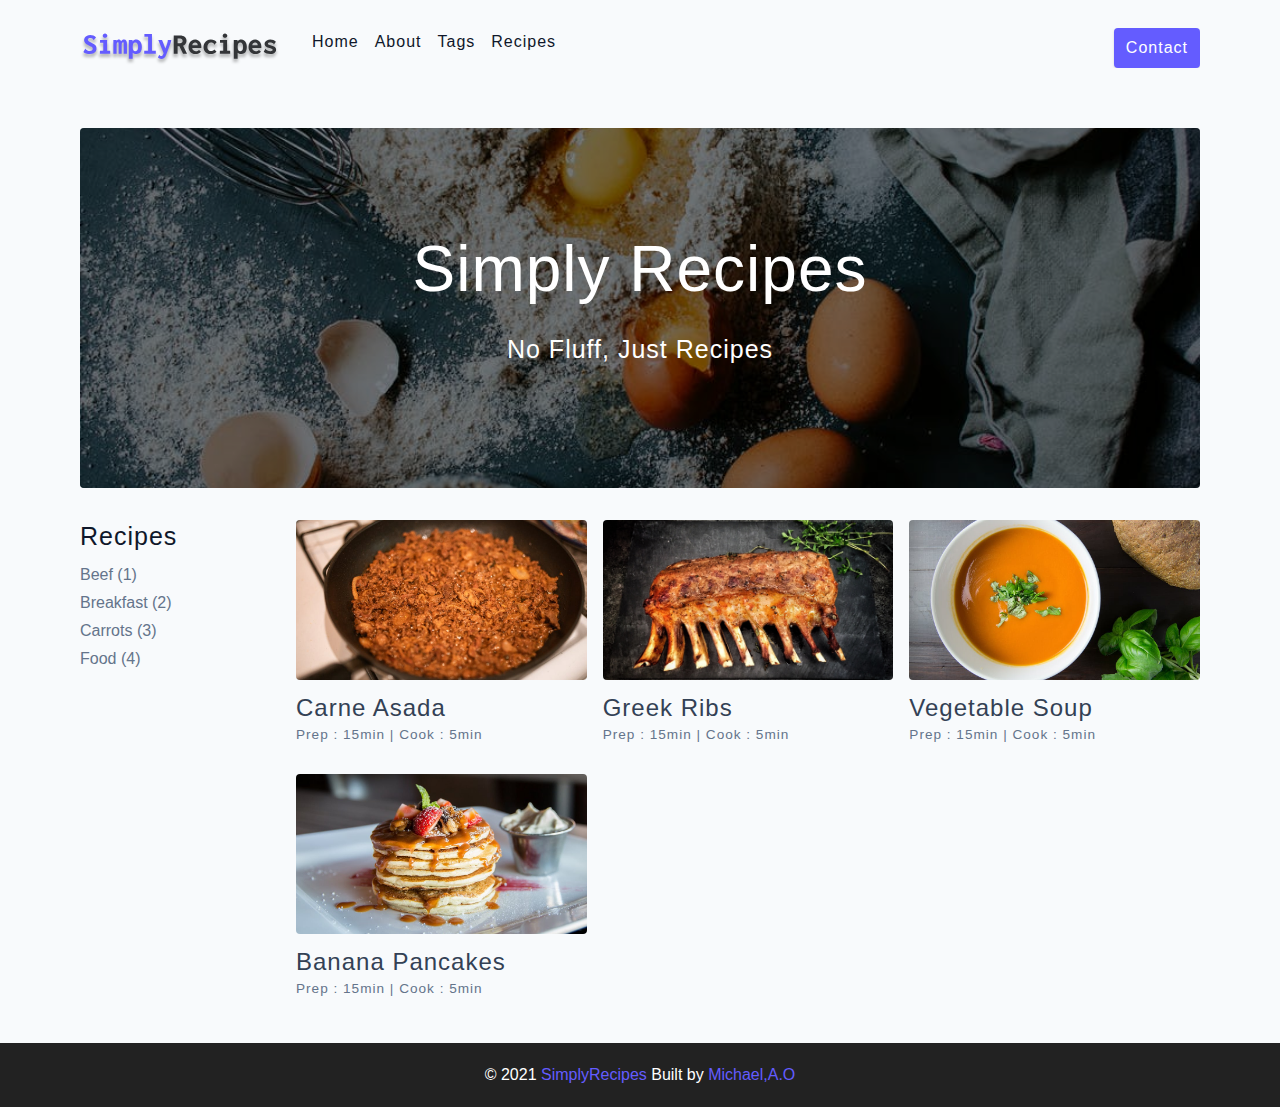
<file: index.html>
<!DOCTYPE html>
<html lang="en">
  <head>
    <meta charset="UTF-8" />
    <meta http-equiv="X-UA-Compatible" content="IE=edge" />
    <meta name="viewport" content="width=device-width, initial-scale=1.0" />
    <title>Simply Recipes || Starter</title>
    <!-- favicon -->
    <link rel="shortcut icon" href="./assets/favicon.ico" type="image/x-icon" />
    <!-- normalize -->
    <link rel="stylesheet" href="./css/normalize.css" />
    <!-- font-awesome -->
    <link
      rel="stylesheet"
      href="https://cdnjs.cloudflare.com/ajax/libs/font-awesome/5.14.0/css/all.min.css"
    />
    <!-- main css -->
    <link rel="stylesheet" href="./css/main.css" />
  </head>
  <body>
    <!-- nav section begins -->
   <nav class="navBar">
     <div class="nav-center">
       <div class="nav-header">
        <a href="index.html" class="nav-logo"><img src="./assets/logo.svg" alt="Simply Recipes"></a>
        <button class="nav-btn btn">
          <i class="fas fa-align-justify"></i>
        </button>
      </div>
      <div class="nav-links">
        <a href="index.html" class="nav-link">home</a>
        <a href="about.html" class="nav-link">about</a>
        <a href="tags.html" class="nav-link">tags</a>
        <a href="recipes.html" class="nav-link">recipes</a>
        <div class="nav-link contact-link">
          <a class="btn" href="contact.html">contact</a>
        </div>
      </div>
     </div>
   </nav>
   <!-- end of nav -->

   <!-- begin of main page -->

    <main class="page">
      <header class="hero">
          <div class="hero-container">
            <div class="hero-text">
              <h1>Simply Recipes</h1>
              <h4>no fluff, just recipes</h4>
            </div>
          </div>
      </header>
      <!-- end of header -->

      <!-- recipes section -->
     
      <section class="recipes-container">
        <!-- tag container -->
        <div class="tags-container">
          <h4>recipes</h4>
          <div class="tags-list">
            <a href="tag-template.html">Beef (1)</a>
            <a href="tag-template.html">Breakfast (2)</a>
            <a href="tag-template.html">Carrots (3)</a>
            <a href="tag-template.html">Food (4)</a>
          </div>
        </div>
        <!-- end of tag container -->
        <!-- recipes list -->
        <div class="recipes-list">
          <!-- single recipe -->
          <a href="single-recipe.html" class="recipe">
            <img
              src="./assets/recipes/recipe-1.jpeg"
              class="img recipe-img"
              alt=""
            />
            <h5>Carne Asada</h5>
            <p>Prep : 15min | Cook : 5min</p>
          </a>
          <!-- end of single recipe -->
          <!-- single recipe -->
          <a href="single-recipe.html" class="recipe">
            <img
              src="./assets/recipes/recipe-2.jpeg"
              class="img recipe-img"
              alt=""
            />
            <h5>Greek Ribs</h5>
            <p>Prep : 15min | Cook : 5min</p>
          </a>
          <!-- end of single recipe -->
          <!-- single recipe -->
          <a href="single-recipe.html" class="recipe">
            <img
              src="./assets/recipes/recipe-3.jpeg"
              class="img recipe-img"
              alt=""
            />
            <h5>Vegetable Soup</h5>
            <p>Prep : 15min | Cook : 5min</p>
          </a>
          <!-- end of single recipe -->
          <!-- single recipe -->
          <a href="single-recipe.html" class="recipe">
            <img
              src="./assets/recipes/recipe-4.jpeg"
              class="img recipe-img"
              alt=""
            />
            <h5>Banana Pancakes</h5>
            <p>Prep : 15min | Cook : 5min</p>
          </a>
          <!-- end of single recipe -->
        </div>
        <!-- end of recipes list -->
      </section>
    </main>

   <!-- footer start -->
   <footer class="page-footer">
     <p>
       &copy; <span id="date">2021</span> 
       <span class="footer-logo">SimplyRecipes</span>
       Built by <a href="#">Michael,A.O</a>
     </p>
   </footer>

    <script src="./js/app.js"></script>
  </body>
</html>
</file>
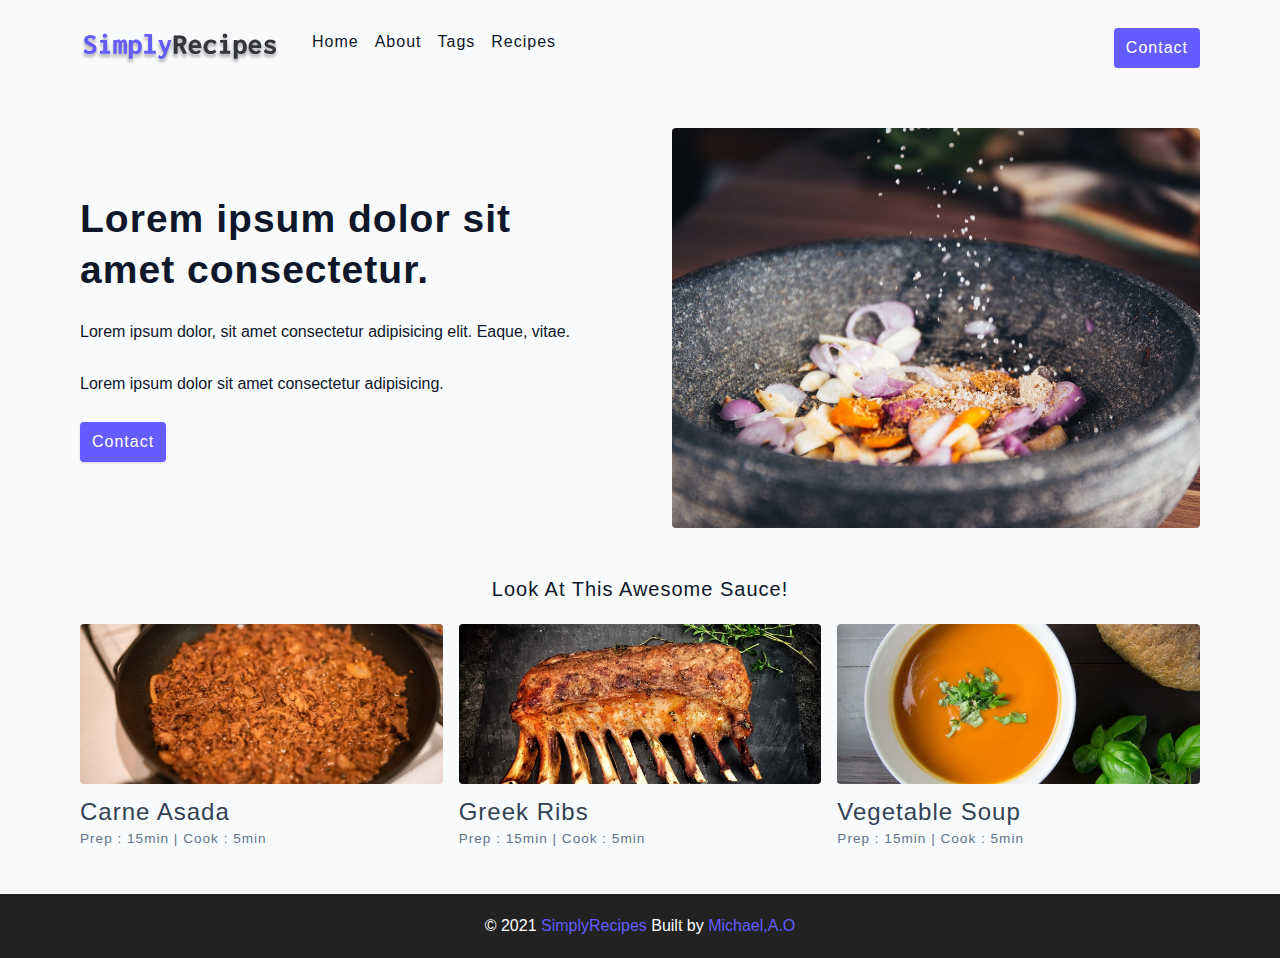
<file: about.html>
<!DOCTYPE html>
<html lang="en">
  <head>
    <meta charset="UTF-8" />
    <meta http-equiv="X-UA-Compatible" content="IE=edge" />
    <meta name="viewport" content="width=device-width, initial-scale=1.0" />
    <title>Simply Recipes || Starter</title>
    <!-- favicon -->
    <link rel="shortcut icon" href="./assets/favicon.ico" type="image/x-icon" />
    <!-- normalize -->
    <link rel="stylesheet" href="./css/normalize.css" />
    <!-- font-awesome -->
    <link
      rel="stylesheet"
      href="https://cdnjs.cloudflare.com/ajax/libs/font-awesome/5.14.0/css/all.min.css"
    />
    <!-- main css -->
    <link rel="stylesheet" href="./css/main.css" />
  </head>
  <body>
    <!-- nav section begins -->
   <nav class="navBar">
     <div class="nav-center">
       <div class="nav-header">
        <a href="index.html" class="nav-logo"><img src="./assets/logo.svg" alt="Simply Recipes"></a>
        <button class="nav-btn btn">
          <i class="fas fa-align-justify"></i>
        </button>
      </div>
      <div class="nav-links">
        <a href="index.html" class="nav-link">home</a>
        <a href="about.html" class="nav-link">about</a>
        <a href="tags.html" class="nav-link">tags</a>
        <a href="recipes.html" class="nav-link">recipes</a>
        <div class="nav-link contact-link">
          <a class="btn" href="contact.html">contact</a>
        </div>
      </div>
     </div>
   </nav>
   <!-- end of nav -->

   <!-- begin of main page -->

    <main class="page">
      <section class="about-page">
       <article>
        <h2>Lorem ipsum dolor sit amet consectetur.</h2>
        <p>Lorem ipsum dolor, sit amet consectetur adipisicing
           elit. Eaque, vitae.</p>
           <p>Lorem ipsum dolor sit amet consectetur adipisicing.</p>
           <a href="contact.html" class="btn">contact</a>
       </article>
       <img src="./assets/about.jpeg" alt="pouring salt" class="img about-img">
      </section>


      <section class="featured-recipe">
        <h5 class="featured-title">Look at this awesome Sauce!</h5>
        <div class="recipes-list">
          <!-- single recipe -->
          <a href="single-recipe.html" class="recipe">
            <img
              src="./assets/recipes/recipe-1.jpeg"
              class="img recipe-img"
              alt=""
            />
            <h5>Carne Asada</h5>
            <p>Prep : 15min | Cook : 5min</p>
          </a>
          <!-- end of single recipe -->
          <!-- single recipe -->
          <a href="single-recipe.html" class="recipe">
            <img
              src="./assets/recipes/recipe-2.jpeg"
              class="img recipe-img"
              alt=""
            />
            <h5>Greek Ribs</h5>
            <p>Prep : 15min | Cook : 5min</p>
          </a>
          <!-- end of single recipe -->
          <!-- single recipe -->
          <a href="single-recipe.html" class="recipe">
            <img
              src="./assets/recipes/recipe-3.jpeg"
              class="img recipe-img"
              alt=""
            />
            <h5>Vegetable Soup</h5>
            <p>Prep : 15min | Cook : 5min</p>
          </a>
          <!-- end of single recipe -->
      </section>
    </main>

   <!-- footer start -->
   <footer class="page-footer">
     <p>
       &copy; <span id="date">2021</span> 
       <span class="footer-logo">SimplyRecipes</span>
       Built by <a href="#">Michael,A.O</a>
     </p>
   </footer>

    <script src="./js/app.js"></script>
  </body>
</html>
</file>
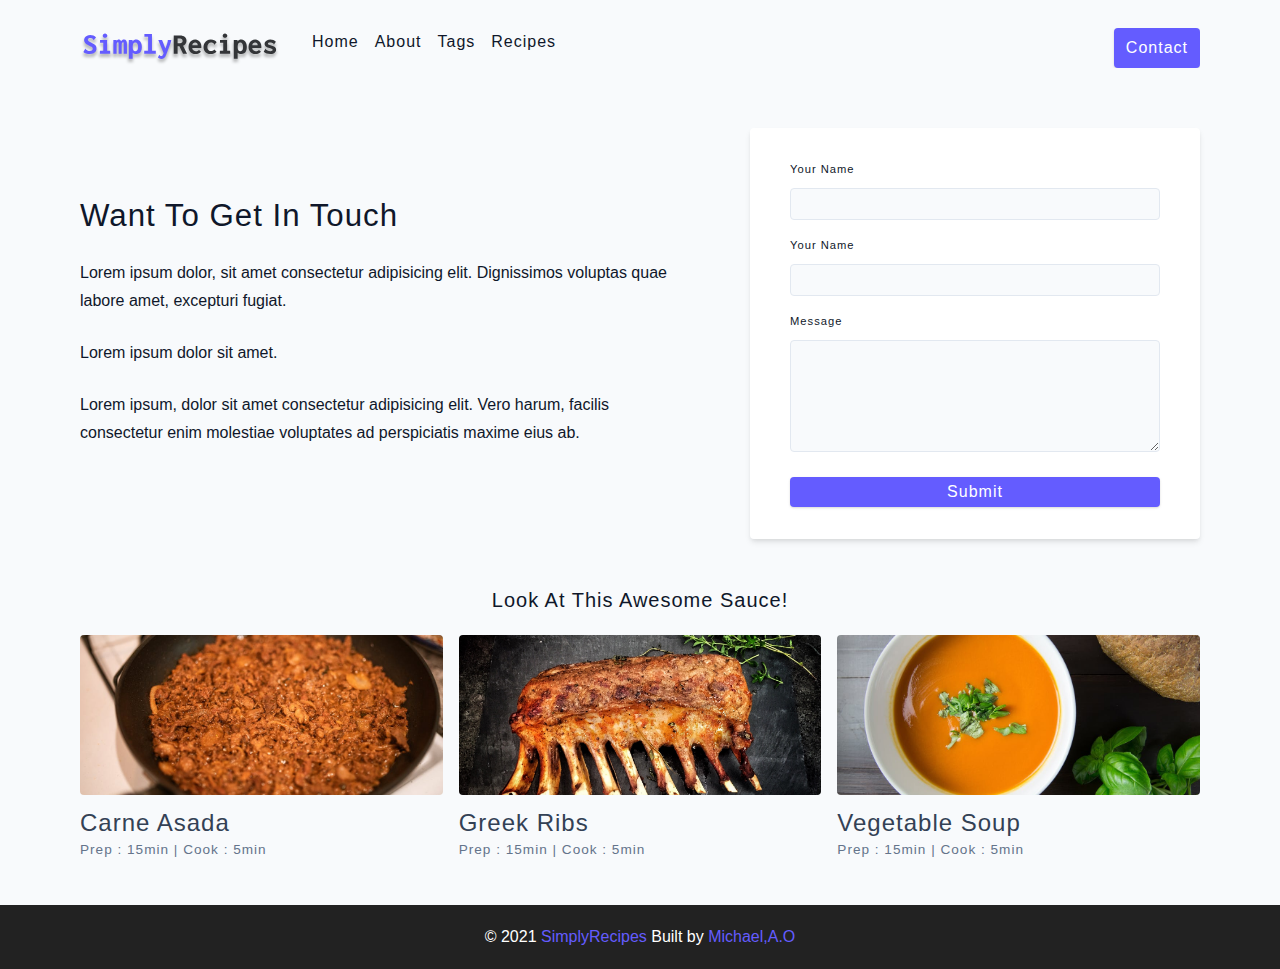
<file: contact.html>
<!DOCTYPE html>
<html lang="en">
  <head>
    <meta charset="UTF-8" />
    <meta http-equiv="X-UA-Compatible" content="IE=edge" />
    <meta name="viewport" content="width=device-width, initial-scale=1.0" />
    <title>Simply Recipes || Starter</title>
    <!-- favicon -->
    <link rel="shortcut icon" href="./assets/favicon.ico" type="image/x-icon" />
    <!-- normalize -->
    <link rel="stylesheet" href="./css/normalize.css" />
    <!-- font-awesome -->
    <link
      rel="stylesheet"
      href="https://cdnjs.cloudflare.com/ajax/libs/font-awesome/5.14.0/css/all.min.css"
    />
    <!-- main css -->
    <link rel="stylesheet" href="./css/main.css" />
  </head>
  <body>
    <!-- nav section begins -->
   <nav class="navBar">
     <div class="nav-center">
       <div class="nav-header">
        <a href="index.html" class="nav-logo"><img src="./assets/logo.svg" alt="Simply Recipes"></a>
        <button class="nav-btn btn">
          <i class="fas fa-align-justify"></i>
        </button>
      </div>
      <div class="nav-links">
        <a href="index.html" class="nav-link">home</a>
        <a href="about.html" class="nav-link">about</a>
        <a href="tags.html" class="nav-link">tags</a>
        <a href="recipes.html" class="nav-link">recipes</a>
        <div class="nav-link contact-link">
          <a class="btn" href="contact.html">contact</a>
        </div>
      </div>
     </div>
   </nav>
   <!-- end of nav -->

   <!-- begin of main page -->

    <main class="page">
      <section class="contact-container">
        <article class="contact-info">
          <h3>Want to get in touch</h3>
          <p>Lorem ipsum dolor, sit amet consectetur adipisicing elit. 
            Dignissimos voluptas quae labore amet, excepturi fugiat.</p>
            <p>Lorem ipsum dolor sit amet.</p>
            <p>Lorem ipsum, dolor sit amet consectetur adipisicing elit. Vero 
              harum, facilis consectetur enim molestiae 
            voluptates ad perspiciatis maxime eius ab.</p>
        </article>
        <article>
          <form class="form contact-form">
            <!-- single form -->
            <div class="form-row">
              <label for="name" class="form-label">Your name</label>
              <input type="text" class="form-input" id="name" name="name">
            </div>
            <!-- end of single form --> <!-- single form -->
            <div class="form-row">
              <label for="email" class="form-label">Your name</label>
              <input type="email" class="form-input" id="email" name="email">
            </div>
            <!-- end of single form -->
             <!-- single form -->
             <div class="form-row">
              <label for="name" class="form-label">message</label>
              <textarea name="message" id="message" class="form-textarea"></textarea>
            </div>
            <button type="submit" class="btn btn-block">submit</button>
            <!-- end of single form -->
          </form>
        </article>
      </section>

      <section class="featured-recipe">
        <h5 class="featured-title">Look at this awesome Sauce!</h5>
        <div class="recipes-list">
          <!-- single recipe -->
          <a href="single-recipe.html" class="recipe">
            <img
              src="./assets/recipes/recipe-1.jpeg"
              class="img recipe-img"
              alt=""
            />
            <h5>Carne Asada</h5>
            <p>Prep : 15min | Cook : 5min</p>
          </a>
          <!-- end of single recipe -->
          <!-- single recipe -->
          <a href="single-recipe.html" class="recipe">
            <img
              src="./assets/recipes/recipe-2.jpeg"
              class="img recipe-img"
              alt=""
            />
            <h5>Greek Ribs</h5>
            <p>Prep : 15min | Cook : 5min</p>
          </a>
          <!-- end of single recipe -->
          <!-- single recipe -->
          <a href="single-recipe.html" class="recipe">
            <img
              src="./assets/recipes/recipe-3.jpeg"
              class="img recipe-img"
              alt=""
            />
            <h5>Vegetable Soup</h5>
            <p>Prep : 15min | Cook : 5min</p>
          </a>
          <!-- end of single recipe -->
      </section>
    </main>

   <!-- footer start -->
   <footer class="page-footer">
     <p>
       &copy; <span id="date">2021</span> 
       <span class="footer-logo">SimplyRecipes</span>
       Built by <a href="#">Michael,A.O</a>
     </p>
   </footer>

    <script src="./js/app.js"></script>
  </body>
</html>
</file>
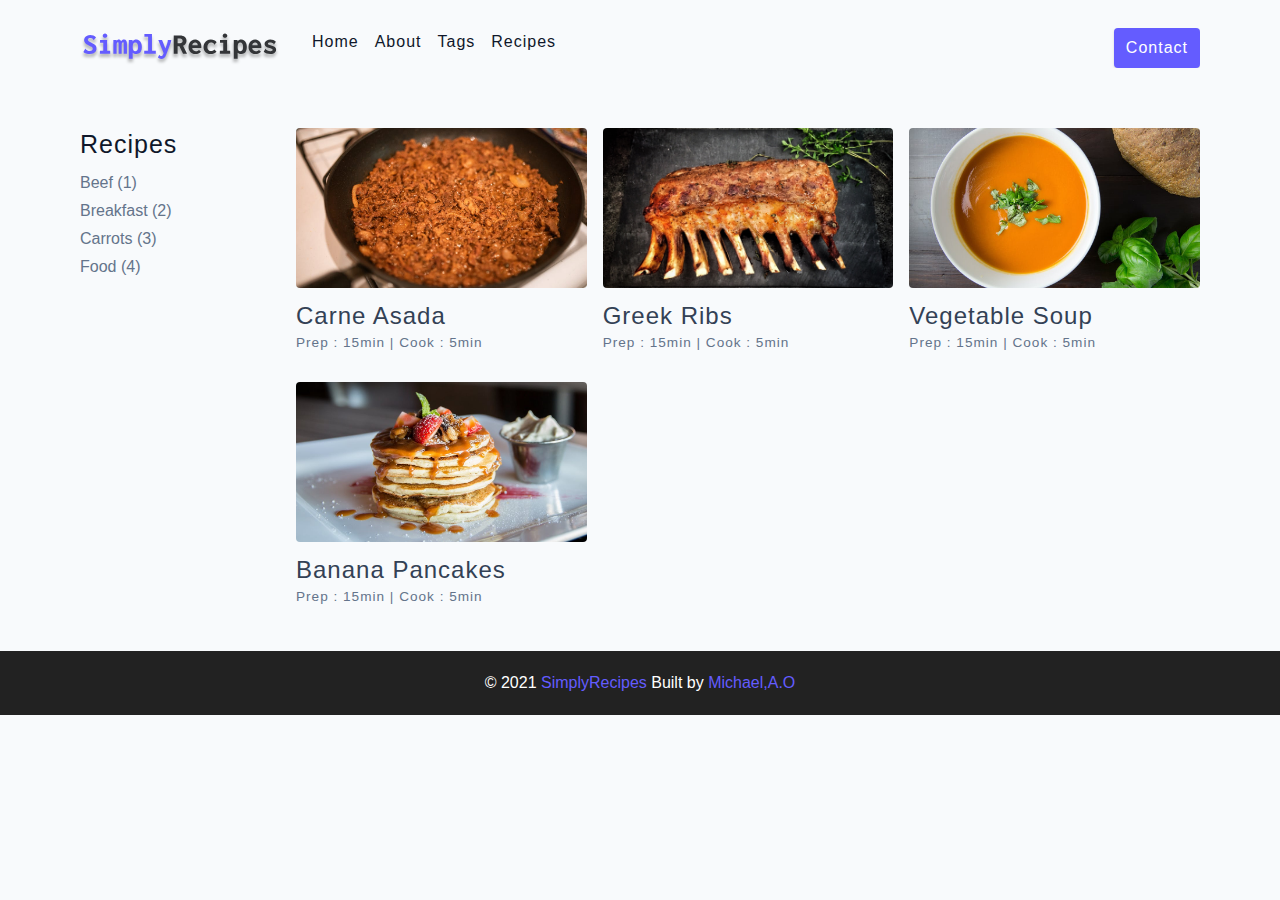
<file: recipes.html>
<!DOCTYPE html>
<html lang="en">
  <head>
    <meta charset="UTF-8" />
    <meta http-equiv="X-UA-Compatible" content="IE=edge" />
    <meta name="viewport" content="width=device-width, initial-scale=1.0" />
    <title>Simply Recipes || Starter</title>
    <!-- favicon -->
    <link rel="shortcut icon" href="./assets/favicon.ico" type="image/x-icon" />
    <!-- normalize -->
    <link rel="stylesheet" href="./css/normalize.css" />
    <!-- font-awesome -->
    <link
      rel="stylesheet"
      href="https://cdnjs.cloudflare.com/ajax/libs/font-awesome/5.14.0/css/all.min.css"
    />
    <!-- main css -->
    <link rel="stylesheet" href="./css/main.css" />
  </head>
  <body>
    <!-- nav section begins -->
   <nav class="navBar">
     <div class="nav-center">
       <div class="nav-header">
        <a href="index.html" class="nav-logo"><img src="./assets/logo.svg" alt="Simply Recipes"></a>
        <button class="nav-btn btn">
          <i class="fas fa-align-justify"></i>
        </button>
      </div>
      <div class="nav-links">
        <a href="index.html" class="nav-link">home</a>
        <a href="about.html" class="nav-link">about</a>
        <a href="tags.html" class="nav-link">tags</a>
        <a href="recipes.html" class="nav-link">recipes</a>
        <div class="nav-link contact-link">
          <a class="btn" href="contact.html">contact</a>
        </div>
      </div>
     </div>
   </nav>
   <!-- end of nav -->

   <!-- begin of main page -->

    <main class="page">
      <section class="recipes-container">
        <!-- tag container -->
        <div class="tags-container">
          <h4>recipes</h4>
          <div class="tags-list">
            <a href="tag-template.html">Beef (1)</a>
            <a href="tag-template.html">Breakfast (2)</a>
            <a href="tag-template.html">Carrots (3)</a>
            <a href="tag-template.html">Food (4)</a>
          </div>
        </div>
        <!-- end of tag container -->
        <!-- recipes list -->
        <div class="recipes-list">
          <!-- single recipe -->
          <a href="single-recipe.html" class="recipe">
            <img
              src="./assets/recipes/recipe-1.jpeg"
              class="img recipe-img"
              alt=""
            />
            <h5>Carne Asada</h5>
            <p>Prep : 15min | Cook : 5min</p>
          </a>
          <!-- end of single recipe -->
          <!-- single recipe -->
          <a href="single-recipe.html" class="recipe">
            <img
              src="./assets/recipes/recipe-2.jpeg"
              class="img recipe-img"
              alt=""
            />
            <h5>Greek Ribs</h5>
            <p>Prep : 15min | Cook : 5min</p>
          </a>
          <!-- end of single recipe -->
          <!-- single recipe -->
          <a href="single-recipe.html" class="recipe">
            <img
              src="./assets/recipes/recipe-3.jpeg"
              class="img recipe-img"
              alt=""
            />
            <h5>Vegetable Soup</h5>
            <p>Prep : 15min | Cook : 5min</p>
          </a>
          <!-- end of single recipe -->
          <!-- single recipe -->
          <a href="single-recipe.html" class="recipe">
            <img
              src="./assets/recipes/recipe-4.jpeg"
              class="img recipe-img"
              alt=""
            />
            <h5>Banana Pancakes</h5>
            <p>Prep : 15min | Cook : 5min</p>
          </a>
          <!-- end of single recipe -->
        </div>
        <!-- end of recipes list -->
      </section>
    </main>

   <!-- footer start -->
   <footer class="page-footer">
     <p>
       &copy; <span id="date">2021</span> 
       <span class="footer-logo">SimplyRecipes</span>
       Built by <a href="#">Michael,A.O</a>
     </p>
   </footer>

    <script src="./js/app.js"></script>
  </body>
</html>
</file>
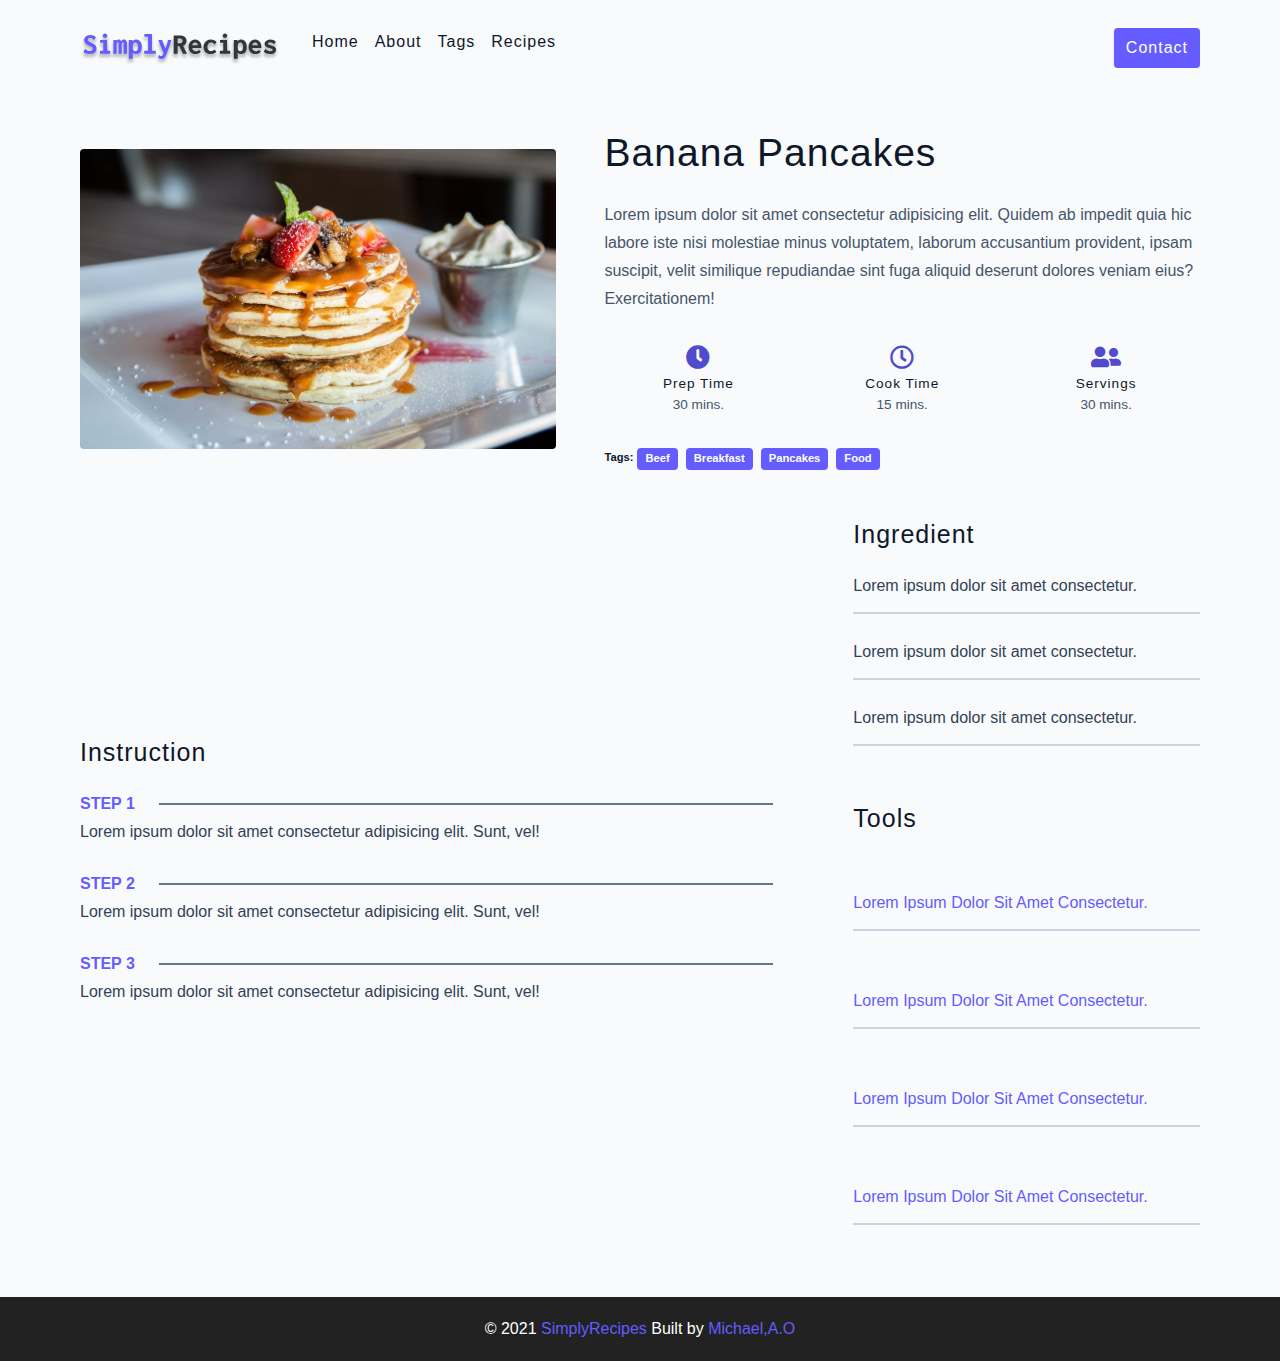
<file: single-recipe.html>
<!DOCTYPE html>
<html lang="en">
  <head>
    <meta charset="UTF-8" />
    <meta http-equiv="X-UA-Compatible" content="IE=edge" />
    <meta name="viewport" content="width=device-width, initial-scale=1.0" />
    <title>Simply Recipes || Starter</title>
    <!-- favicon -->
    <link rel="shortcut icon" href="./assets/favicon.ico" type="image/x-icon" />
    <!-- normalize -->
    <link rel="stylesheet" href="./css/normalize.css" />
    <!-- font-awesome -->
    <link
      rel="stylesheet"
      href="https://cdnjs.cloudflare.com/ajax/libs/font-awesome/5.14.0/css/all.min.css"
    />
    <!-- main css -->
    <link rel="stylesheet" href="./css/main.css" />
  </head>
  <body>
    <!-- nav section begins -->
   <nav class="navBar">
     <div class="nav-center">
       <div class="nav-header">
        <a href="index.html" class="nav-logo"><img src="./assets/logo.svg" alt="Simply Recipes"></a>
        <button class="nav-btn btn">
          <i class="fas fa-align-justify"></i>
        </button>
      </div>
      <div class="nav-links">
        <a href="index.html" class="nav-link">home</a>
        <a href="about.html" class="nav-link">about</a>
        <a href="tags.html" class="nav-link">tags</a>
        <a href="recipes.html" class="nav-link">recipes</a>
        <div class="nav-link contact-link">
          <a class="btn" href="contact.html">contact</a>
        </div>
      </div>
     </div>
   </nav>
   <!-- end of nav -->

   <!-- begin of main page -->

    <main class="page">
      <div class="recipe-page">
        <section class="recipe-hero">
          <img src="./assets/recipes/recipe-4.jpeg" alt="pancakes" class="img recipe-hero-img">
          <article class="recipe-info">
            <h2>Banana pancakes</h2>
            <p>Lorem ipsum dolor sit amet consectetur adipisicing elit. Quidem ab impedit quia hic labore iste nisi molestiae minus voluptatem, laborum accusantium provident, ipsam suscipit, velit similique repudiandae 
              sint fuga aliquid deserunt dolores veniam eius? Exercitationem!</p>
              <div class="recipe-icon">
                <!-- timers -->
                <article>
                  <i class="fas fa-clock"></i>
                  <h5>prep time</h5>
                  <p>30 mins.</p>
                </article>
                <!-- times end --> <!-- timers -->
                <article>
                  <i class="far fa-clock"></i>
                  <h5>Cook time</h5>
                  <p>15 mins.</p>
                </article>
                <!-- times end --> <!-- timers -->
                <article>
                  <i class="fas fa-user-friends"></i>
                  <h5>servings</h5>
                  <p>30 mins.</p>
                </article>
                <!-- times end -->
              </div>
              <div class="recipe-tags">
                Tags: <a href="tag-template.html">Beef</a>
                 <a href="tag-template.html">Breakfast</a>
                 <a href="tag-template.html">pancakes</a>
                 <a href="tag-template.html">Food</a>
              </div>
          </article>
        </section>

        <section class="recipe-content">
          <article>
            <h4>instruction</h4>
            <!-- single instruction -->
            <div class="single-instruction">
              <header>
                <p>step 1</p>
                <div></div>
              </header>
              <p>Lorem ipsum dolor sit 
                amet consectetur adipisicing elit. Sunt, vel!</p>
            </div>
            <!-- end of single instruction -->  
             <!-- single instruction -->
            <div class="single-instruction">
              <header>
                <p>step 2</p>
                <div></div>
              </header>
              <p>Lorem ipsum dolor sit 
                amet consectetur adipisicing elit. Sunt, vel!</p>
            </div>
            <!-- end of single instruction --> 
              <!-- single instruction -->
            <div class="single-instruction">
              <header>
                <p>step 3</p>
                <div></div>
              </header>
              <p>Lorem ipsum dolor sit 
                amet consectetur adipisicing elit. Sunt, vel!</p>
            </div>
            <!-- end of single instruction -->
          </article>
          <article class="second-column">
            <div>
              <h4>ingredient</h4>
              <p class="single-ingredient">Lorem ipsum dolor sit amet consectetur.</p>
              <p class="single-ingredient">Lorem ipsum dolor sit amet consectetur.</p>
              <p class="single-ingredient">Lorem ipsum dolor sit amet consectetur.</p>
            </div>
            <h4>tools</h4>
              <p class="single-tools">Lorem ipsum dolor sit amet consectetur.</p>
              <p class="single-tools">Lorem ipsum dolor sit amet consectetur.</p>
              <p class="single-tools">Lorem ipsum dolor sit amet consectetur.</p>
              <p class="single-tools">Lorem ipsum dolor sit amet consectetur.</p>
            </div>
          </article>
        </section>
      </div>
    </main>

   <!-- footer start -->
   <footer class="page-footer">
     <p>
       &copy; <span id="date">2021</span> 
       <span class="footer-logo">SimplyRecipes</span>
       Built by <a href="#">Michael,A.O</a>
     </p>
   </footer>

    <script src="./js/app.js"></script>
  </body>
</html>
</file>
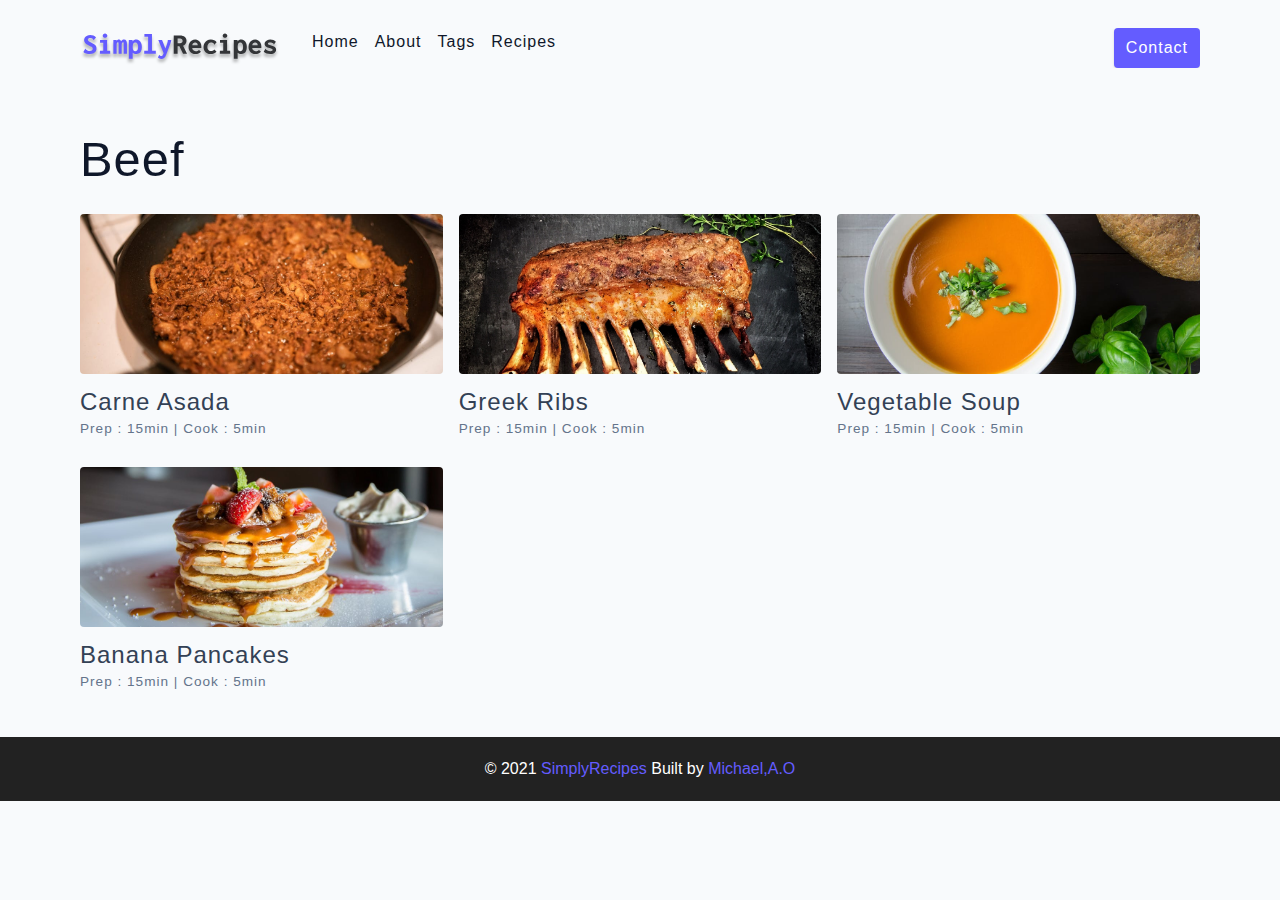
<file: tag-template.html>
<!DOCTYPE html>
<html lang="en">
  <head>
    <meta charset="UTF-8" />
    <meta http-equiv="X-UA-Compatible" content="IE=edge" />
    <meta name="viewport" content="width=device-width, initial-scale=1.0" />
    <title>Simply Recipes || Starter</title>
    <!-- favicon -->
    <link rel="shortcut icon" href="./assets/favicon.ico" type="image/x-icon" />
    <!-- normalize -->
    <link rel="stylesheet" href="./css/normalize.css" />
    <!-- font-awesome -->
    <link
      rel="stylesheet"
      href="https://cdnjs.cloudflare.com/ajax/libs/font-awesome/5.14.0/css/all.min.css"
    />
    <!-- main css -->
    <link rel="stylesheet" href="./css/main.css" />
  </head>
  <body>
    <!-- nav section begins -->
   <nav class="navBar">
     <div class="nav-center">
       <div class="nav-header">
        <a href="index.html" class="nav-logo"><img src="./assets/logo.svg" alt="Simply Recipes"></a>
        <button class="nav-btn btn">
          <i class="fas fa-align-justify"></i>
        </button>
      </div>
      <div class="nav-links">
        <a href="index.html" class="nav-link">home</a>
        <a href="about.html" class="nav-link">about</a>
        <a href="tags.html" class="nav-link">tags</a>
        <a href="recipes.html" class="nav-link">recipes</a>
        <div class="nav-link contact-link">
          <a class="btn" href="contact.html">contact</a>
        </div>
      </div>
     </div>
   </nav>
   <!-- end of nav -->

   <!-- begin of main page -->

    <main class="page">
      <h1>Beef</h1>
      <div class="recipes-list">
        <!-- single recipe -->
        <a href="single-recipe.html" class="recipe">
          <img
            src="./assets/recipes/recipe-1.jpeg"
            class="img recipe-img"
            alt=""
          />
          <h5>Carne Asada</h5>
          <p>Prep : 15min | Cook : 5min</p>
        </a>
        <!-- end of single recipe -->
        <!-- single recipe -->
        <a href="single-recipe.html" class="recipe">
          <img
            src="./assets/recipes/recipe-2.jpeg"
            class="img recipe-img"
            alt=""
          />
          <h5>Greek Ribs</h5>
          <p>Prep : 15min | Cook : 5min</p>
        </a>
        <!-- end of single recipe -->
        <!-- single recipe -->
        <a href="single-recipe.html" class="recipe">
          <img
            src="./assets/recipes/recipe-3.jpeg"
            class="img recipe-img"
            alt=""
          />
          <h5>Vegetable Soup</h5>
          <p>Prep : 15min | Cook : 5min</p>
        </a>
        <!-- end of single recipe -->
        <!-- single recipe -->
        <a href="single-recipe.html" class="recipe">
          <img
            src="./assets/recipes/recipe-4.jpeg"
            class="img recipe-img"
            alt=""
          />
          <h5>Banana Pancakes</h5>
          <p>Prep : 15min | Cook : 5min</p>
        </a>
        <!-- end of single recipe -->
      </div>
      <!-- end of recipes list -->
    </main>

   <!-- footer start -->
   <footer class="page-footer">
     <p>
       &copy; <span id="date">2021</span> 
       <span class="footer-logo">SimplyRecipes</span>
       Built by <a href="#">Michael,A.O</a>
     </p>
   </footer>

    <script src="./js/app.js"></script>
  </body>
</html>
</file>
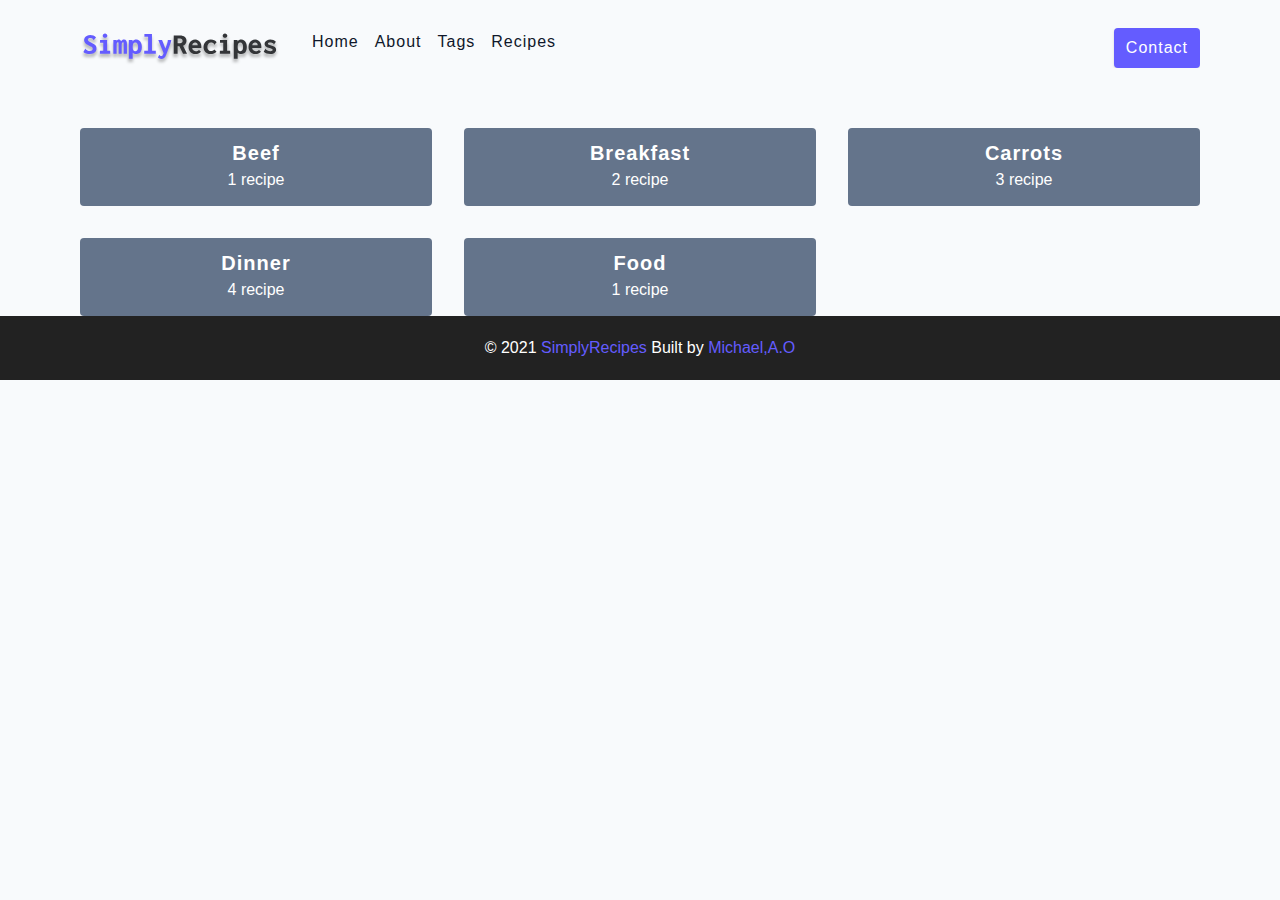
<file: tags.html>
<!DOCTYPE html>
<html lang="en">
  <head>
    <meta charset="UTF-8" />
    <meta http-equiv="X-UA-Compatible" content="IE=edge" />
    <meta name="viewport" content="width=device-width, initial-scale=1.0" />
    <title>Simply Recipes || Starter</title>
    <!-- favicon -->
    <link rel="shortcut icon" href="./assets/favicon.ico" type="image/x-icon" />
    <!-- normalize -->
    <link rel="stylesheet" href="./css/normalize.css" />
    <!-- font-awesome -->
    <link
      rel="stylesheet"
      href="https://cdnjs.cloudflare.com/ajax/libs/font-awesome/5.14.0/css/all.min.css"
    />
    <!-- main css -->
    <link rel="stylesheet" href="./css/main.css" />
  </head>
  <body>
    <!-- nav section begins -->
   <nav class="navBar">
     <div class="nav-center">
       <div class="nav-header">
        <a href="index.html" class="nav-logo"><img src="./assets/logo.svg" alt="Simply Recipes"></a>
        <button class="nav-btn btn">
          <i class="fas fa-align-justify"></i>
        </button>
      </div>
      <div class="nav-links">
        <a href="index.html" class="nav-link">home</a>
        <a href="about.html" class="nav-link">about</a>
        <a href="tags.html" class="nav-link">tags</a>
        <a href="recipes.html" class="nav-link">recipes</a>
        <div class="nav-link contact-link">
          <a class="btn" href="contact.html">contact</a>
        </div>
      </div>
     </div>
   </nav>
   <!-- end of nav -->

   <!-- begin of main page -->

    <main class="page">
      <section class="tags-wrapper">
        <!-- single column -->
        <a href="tag-template.html" class="tags">
          <h5>Beef</h5>
          <p>1 recipe</p>
        </a>
        <!-- end of single column --> <!-- single column -->
        <a href="tag-template.html" class="tags">
          <h5>Breakfast</h5>
          <p>2 recipe</p>
        </a>
        <!-- end of single column --> <!-- single column -->
        <a href="tag-template.html" class="tags">
          <h5>Carrots</h5>
          <p>3 recipe</p>
        </a>
        <!-- end of single column --> <!-- single column -->
        <a href="tag-template.html" class="tags">
          <h5>Dinner</h5>
          <p>4 recipe</p>
        </a>
        <!-- end of single column --> <!-- single column -->
        <a href="tag-template.html" class="tags">
          <h5>Food</h5>
          <p>1 recipe</p>
        </a>
        <!-- end of single column -->
      </section>
    </main>

   <!-- footer start -->
   <footer class="page-footer">
     <p>
       &copy; <span id="date">2021</span> 
       <span class="footer-logo">SimplyRecipes</span>
       Built by <a href="#">Michael,A.O</a>
     </p>
   </footer>

    <script src="./js/app.js"></script>
  </body>
</html>
</file>
<file: css/main.css>
*,
::after,
::before {
  box-sizing: border-box;
}
/* fonts */

@import url('https://fonts.googleapis.com/css2?family=Roboto:wght@400;500;600&family=Montserrat&display=swap');
html {
  font-size: 100%;
} /*16px*/

:root {
  /* colors */
  --primary-100: #e2e0ff;
  --primary-200: #c1beff;
  --primary-300: #a29dff;
  --primary-400: #837dff;
  --primary-500: #645cff;
  --primary-600: #504acc;
  --primary-700: #3c3799;
  --primary-800: #282566;
  --primary-900: #141233;

  /* grey */
  --grey-50: #f8fafc;
  --grey-100: #f1f5f9;
  --grey-200: #e2e8f0;
  --grey-300: #cbd5e1;
  --grey-400: #94a3b8;
  --grey-500: #64748b;
  --grey-600: #475569;
  --grey-700: #334155;
  --grey-800: #1e293b;
  --grey-900: #0f172a;
  /* rest of the colors */
  --black: #222;
  --white: #fff;
  --red-light: #f8d7da;
  --red-dark: #842029;
  --green-light: #d1e7dd;
  --green-dark: #0f5132;

  /* fonts  */
  --headingFont: 'Roboto', sans-serif;
  --bodyFont: 'Nunito', sans-serif;
  --smallText: 0.7em;
  /* rest of the vars */
  --backgroundColor: var(--grey-50);
  --textColor: var(--grey-900);
  --borderRadius: 0.25rem;
  --letterSpacing: 1px;
  --transition: 0.3s ease-in-out all;
  --max-width: 1120px;
  --fixed-width: 600px;

  /* box shadow*/
  --shadow-1: 0 1px 3px 0 rgba(0, 0, 0, 0.1), 0 1px 2px 0 rgba(0, 0, 0, 0.06);
  --shadow-2: 0 4px 6px -1px rgba(0, 0, 0, 0.1),
    0 2px 4px -1px rgba(0, 0, 0, 0.06);
  --shadow-3: 0 10px 15px -3px rgba(0, 0, 0, 0.1),
    0 4px 6px -2px rgba(0, 0, 0, 0.05);
  --shadow-4: 0 20px 25px -5px rgba(0, 0, 0, 0.1),
    0 10px 10px -5px rgba(0, 0, 0, 0.04);
}

body {
  background: var(--backgroundColor);
  font-family: var(--bodyFont);
  font-weight: 400;
  line-height: 1.75;
  color: var(--textColor);
}

p {
  margin-top: 0;
  margin-bottom: 1.5rem;
  max-width: 40em;
}

h1,
h2,
h3,
h4,
h5 {
  margin: 0;
  margin-bottom: 1.38rem;
  font-family: var(--headingFont);
  font-weight: 400;
  line-height: 1.3;
  text-transform: capitalize;
  letter-spacing: var(--letterSpacing);
}

h1 {
  margin-top: 0;
  font-size: 3.052rem;
}

h2 {
  font-size: 2.441rem;
}

h3 {
  font-size: 1.953rem;
}

h4 {
  font-size: 1.563rem;
}

h5 {
  font-size: 1.25rem;
}

small,
.text-small {
  font-size: var(--smallText);
}

a {
  text-decoration: none;
}
ul {
  list-style-type: none;
  padding: 0;
}

.img {
  width: 100%;
  display: block;
  object-fit: cover;
}
/* buttons */

.btn {
  cursor: pointer;
  color: var(--white);
  background: var(--primary-500);
  border: transparent;
  border-radius: var(--borderRadius);
  letter-spacing: var(--letterSpacing);
  padding: 0.375rem 0.75rem;
  box-shadow: var(--shadow-1);
  transition: var(--transtion);
  text-transform: capitalize;
  display: inline-block;
}
.btn:hover {
  background: var(--primary-700);
  box-shadow: var(--shadow-3);
}
.btn-hipster {
  color: var(--primary-500);
  background: var(--primary-200);
}
.btn-hipster:hover {
  color: var(--primary-200);
  background: var(--primary-700);
}
.btn-block {
  width: 100%;
}

/* alerts */
.alert {
  padding: 0.375rem 0.75rem;
  margin-bottom: 1rem;
  border-color: transparent;
  border-radius: var(--borderRadius);
}

.alert-danger {
  color: var(--red-dark);
  background: var(--red-light);
}
.alert-success {
  color: var(--green-dark);
  background: var(--green-light);
}
/* form */

.form {
  width: 90vw;
  max-width: var(--fixed-width);
  background: var(--white);
  border-radius: var(--borderRadius);
  box-shadow: var(--shadow-2);
  padding: 2rem 2.5rem;
  margin: 3rem auto;
}
.form-label {
  display: block;
  font-size: var(--smallText);
  margin-bottom: 0.5rem;
  text-transform: capitalize;
  letter-spacing: var(--letterSpacing);
}
.form-input,
.form-textarea {
  width: 100%;
  padding: 0.375rem 0.75rem;
  border-radius: var(--borderRadius);
  background: var(--backgroundColor);
  border: 1px solid var(--grey-200);
}

.form-row {
  margin-bottom: 1rem;
}

.form-textarea {
  height: 7rem;
}
::placeholder {
  font-family: inherit;
  color: var(--grey-400);
}
.form-alert {
  color: var(--red-dark);
  letter-spacing: var(--letterSpacing);
  text-transform: capitalize;
}
/* alert */

@keyframes spinner {
  to {
    transform: rotate(360deg);
  }
}

.loading {
  width: 6rem;
  height: 6rem;
  border: 5px solid var(--grey-400);
  border-radius: 50%;
  border-top-color: var(--primary-500);
  animation: spinner 0.6s linear infinite;
}
.loading {
  margin: 0 auto;
}
/* title */

.title {
  text-align: center;
}

.title-underline {
  background: var(--primary-500);
  width: 7rem;
  height: 0.25rem;
  margin: 0 auto;
  margin-top: -1rem;
}

/*
=============== 
Navbar
===============
*/
.navBar{
  display: flex;
  justify-content: center;
  align-items: center;
}
.nav-center{
  width: 90vw;
  max-width: var(--max-width);
}
.nav-header{
  height: 6rem;
  display: flex;
  justify-content: space-between;
  align-items: center;
}
.nav-header img{
  width: 200px;
}
.nav-logo{
  display: flex;
  align-items: flex-end;
}
.nav-btn{
  padding: 0.15rem .75rem;
}
.nav-btn i{
  font-size: 1.25rem;
}
.nav-links{
  display: flex;
  flex-direction: column;
  height: 0;
  overflow: hidden;
  transition: var(--transition);
}
.show-links{
  height: 350px;
}
.nav-link{
  color: var(--grey-500);
  display: block;
  text-align: center;
  text-transform: capitalize;
  padding: 1rem 0;
  border-top: 1px solid var(--grey-500);
  letter-spacing: var(--letterSpacing);
  font-size: 1.25rem;
  color: var(--grey-900);
  transition: var(--transition);
}
.nav-link:hover{
  color: var(--primary-500);
}
.contact-btn a{
  padding: 0.15rem 1rem ;
}

@media screen and (min-width:992px){
  .nav-btn{
    display: none;
  }
  .navBar{
    height: 6rem;
  }
  .nav-center{
    display: flex;
    align-items: center;
  }
  .nav-header{
    height: auto;
    margin-right: 2rem;
    padding: 0;
  }
  .nav-links{
    height: auto;
    width: 100%;
    flex-direction: row;
  }
  .nav-link{
    padding: 0;
    margin-right: 1rem;
    font-size: 1rem;
    border-top: none;
  }
  .contact-link{
    margin-left: auto;
    margin-right: 0;
  }
}

/*
=============== 
Main page
===============
*/

.page{
  width: 90vw;
  max-width: var(--max-width);
  padding-top: 2rem;
  margin: 0 auto;
  min-height: calc(100vh - (6rem+4rem));
}


/*
=============== 
header (hero style)
===============
*/

.hero{
  height: 40vh;
  background: url('../assets/main.jpeg') center/cover no-repeat;
  border-radius: var(--borderRadius);
  margin-bottom: 2rem;
  position: relative;
}

.hero-container{
  position: absolute;
  width: 100%;
  height: 100%;
  left: 0;
  top: 0;
  background-color: rgba(0, 0, 0, 0.4);
  border-radius: var(--borderRadius);
  display: flex;
  justify-content: center;
  align-items: center;
}
.hero-text{
  text-align: center;
  color: var(--white);
}
@media screen and (min-width:768px){
  .hero-text h1{
    font-size: 4rem;
  }
  
}

/*
=============== 
the food list main
===============
*/
.recipes-container{
  display: grid;
  gap: 2rem 1rem;
}
.recipes-list{
  display: grid;
  gap: 2rem 1rem;
  padding-bottom: 3rem;
}

.tags-container{
  order: 1;
  display: flex;
  flex-direction: column;
  padding-bottom: 3rem;
}

.tags-container h4{
  margin-bottom: 0.5rem;
  font-weight: 500;
}

.tags-list{
  display: grid;
  grid-template-columns:  1fr 1fr 1fr;
}

.tags-list a{
  text-transform: capitalize;
  color: var(--grey-500);
  transition: var(--transition);
}
.tags-list a:hover{
  color: var(--primary-500);
}
.recipe{
  display: block;
}
.recipe-img{
  border-radius: var(--borderRadius);
  height: 15rem;
  margin-bottom: 1rem;
}
.recipe h5{
  line-height: 1;
  margin-bottom: 0;
  color: var(--grey-700);
}
.recipe p{
  color: var(--grey-500);
  line-height: 1;
  margin-bottom: 0;
  margin-top: 0.5rem;
  letter-spacing: var(--letterSpacing);
}
@media screen and (min-width:576px) {
  .recipes-list{
    grid-template-columns: 1fr 1fr;
  }
  .recipe-img{
    height: 10rem;
  }
}@media screen and (min-width:992px) {
  .recipes-container{
    grid-template-columns: 200px 1fr;
  }
  .recipe p{
    font-size: 0.85rem;
  }
  .tags-container{
    order: 0;
  }
  .tags-list{
    grid-template-columns: 1fr;
  }

}
@media screen and (min-width:1200px) {
  .recipes-list{
    grid-template-columns: repeat(3, 1fr);
  }
  .recipe h5{
    font-size: 1.5rem;
  }
}



/*
=============== 
Error page
===============
*/
.error-page{
  text-align: center;
  padding-top: 5rem;
}

.error-page h1{
  font-size: 9rem;
}


/*
=============== 
About page styles
===============
*/

.about-page h2{
  text-transform: none;
  font-weight: bold;
}
.about-page{
  display: grid;
  gap: 2rem 4rem;
  padding-bottom: 3rem;
}
.about-img{
  border-radius: var(--borderRadius);
  height: 300px;
}

.featured-title{
  text-align: center;
}
@media screen and (min-width:992px) {
  .about-page{
    grid-template-columns: 1fr 1fr;
    grid-template-rows: 400px;
    align-items: center;
  }
  .about-img{
    height: 100%;
  }
  
}

/*
=============== 
contact page stlyes
===============
*/

.contact-form{
  width: 100%;
  margin: 0;
}

.contact-container{
  display: grid;
  gap: 2rem 4rem;
  padding-bottom: 3rem;
}

@media screen and (min-width:992px) {
  .contact-container{
    grid-template-columns: 1fr 450px;
    align-items: center;
  }
  
}


/*
=============== 
Tags page style
===============
*/

.tags-wrapper{
  display: grid;
  gap: 2rem;
}

.tags{
  background-color: var(--grey-500);
  text-align: center;
  border-radius: var(--borderRadius);
  transition: var(--transition);
  color: var(--white);
  padding: 0.75rem 0;
}
 .tags:hover{
   background: var(--primary-500);
 }
 .tags h5, .tags p{
   margin: 0;
 }

 .tags h5{
   font-weight: 600;
 }

 @media screen and (min-width:576px) {
   .tags-wrapper{
    grid-template-columns: 1fr 1fr;
   }
 }

 @media screen and (min-width:992px) {
  .tags-wrapper{
   grid-template-columns: repeat(3, 1fr);
  }
}

/*
=============== 
Single recipe page
===============
*/

.recipe-hero-img{
  border-radius: var(--borderRadius);
  height: 300px;
}

.recipe-hero{
display: grid;
gap: 3rem;
}

.recipe-hero p{
  color: var(--grey-600);
}

.recipe-icon{
  display: grid;
  gap: 1rem;
  grid-template-columns: repeat(3,1fr);
  text-align: center;
  margin: 2rem 0;
}

.recipe-icon i{
  font-size: 1.5rem;
  color: var(--primary-600);
}

.recipe-icon p,.recipe-icon h5{
  margin-bottom: 0;
  font-size: 00.85rem;
}

.recipe-icon p{
  color: var(--grey-600);
}
.recipe-tags{
display: flex;
flex-wrap: wrap;
font-size: 0.7em;
font-weight: 600;
}

.recipe-tags a{
  color: var(--white);
  background-color: var(--primary-500);
  border-radius: var(--borderRadius);
  margin: 0 0.25rem;
  padding: 0.05rem 0.5rem;
  text-transform: capitalize;
}

@media screen and (min-width:992px) {
  .recipe-hero{
   grid-template-columns: 4fr 5fr;
   align-items: center;
  }
}

.recipe-content{
  display: grid;
  gap: 2rem 5rem;
  padding: 3rem 0 ;
}

@media screen and (min-width:992px) {
  .recipe-content{
   grid-template-columns: 2fr 1fr;
   align-items: center;
  }
}

.single-instruction header{
  display: grid;
  grid-template-columns: auto 1fr;
  gap: 1.5rem;
  align-items: center;
}
.single-instruction header p{
  text-transform: uppercase;
  margin-bottom: 0;
  font-weight: 600;
  color: var(--primary-500);
}
.single-instruction > p{
  color: var(--grey-700);
}
.single-instruction header div{
  height: 2px;
  background: var(--grey-500);
}

.second-column{
  display: grid;
  row-gap: 2rem;
}
.single-ingredient {
  border-bottom: 2px solid var(--grey-300);
  padding-bottom: 0.75rem;
  color: var(--grey-700);
}

.single-tools {
  border-bottom: 2px solid var(--grey-300);
  padding-bottom: 0.75rem;
  color: var(--primary-500);
  text-transform: capitalize;
}




/*
=============== 
Footer stlyes
===============
*/
.page-footer{
  height: 4rem;
  display: flex;
  align-items: center;
  justify-content: center;
  background-color: var(--black);
  color: var(--white);
}
.page-footer p{
  margin-bottom: 0;
}

.page-footer .footer-logo, .page-footer a{
  color: var(--primary-500);
}
</file>
